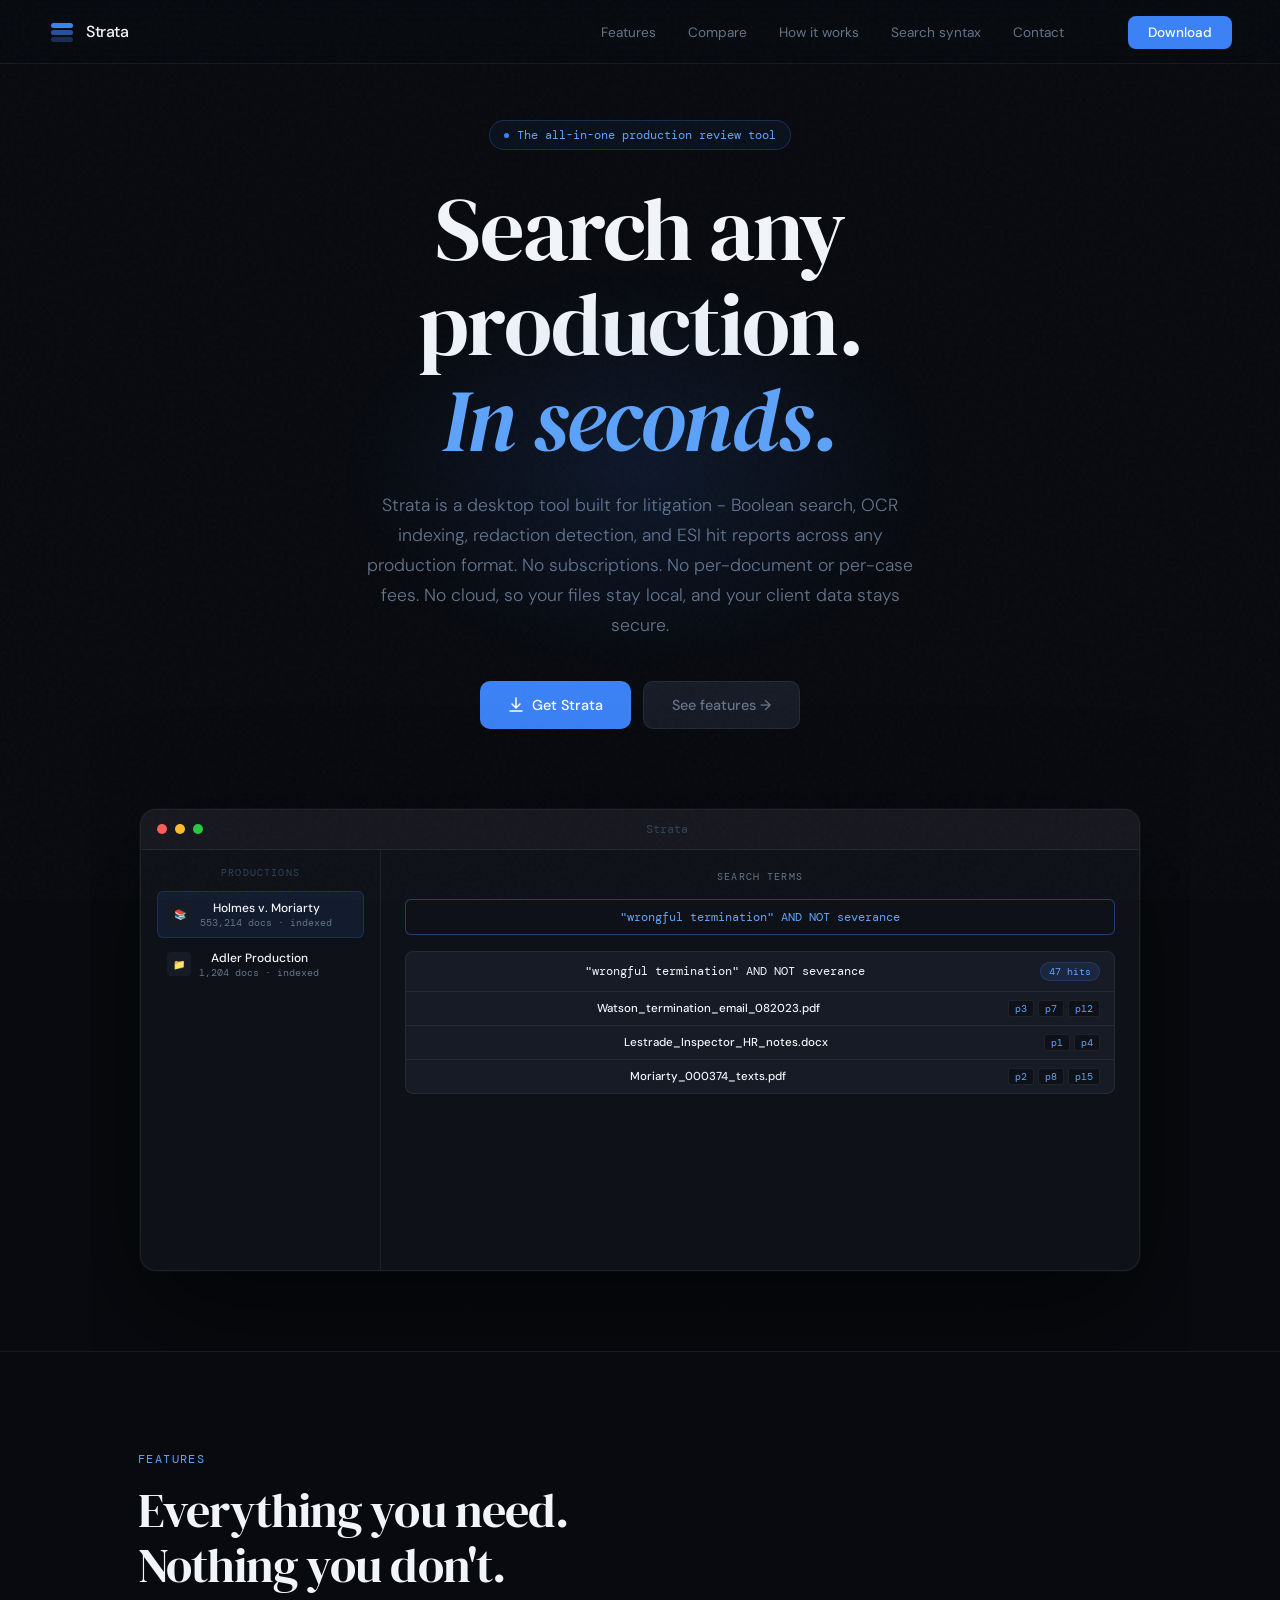
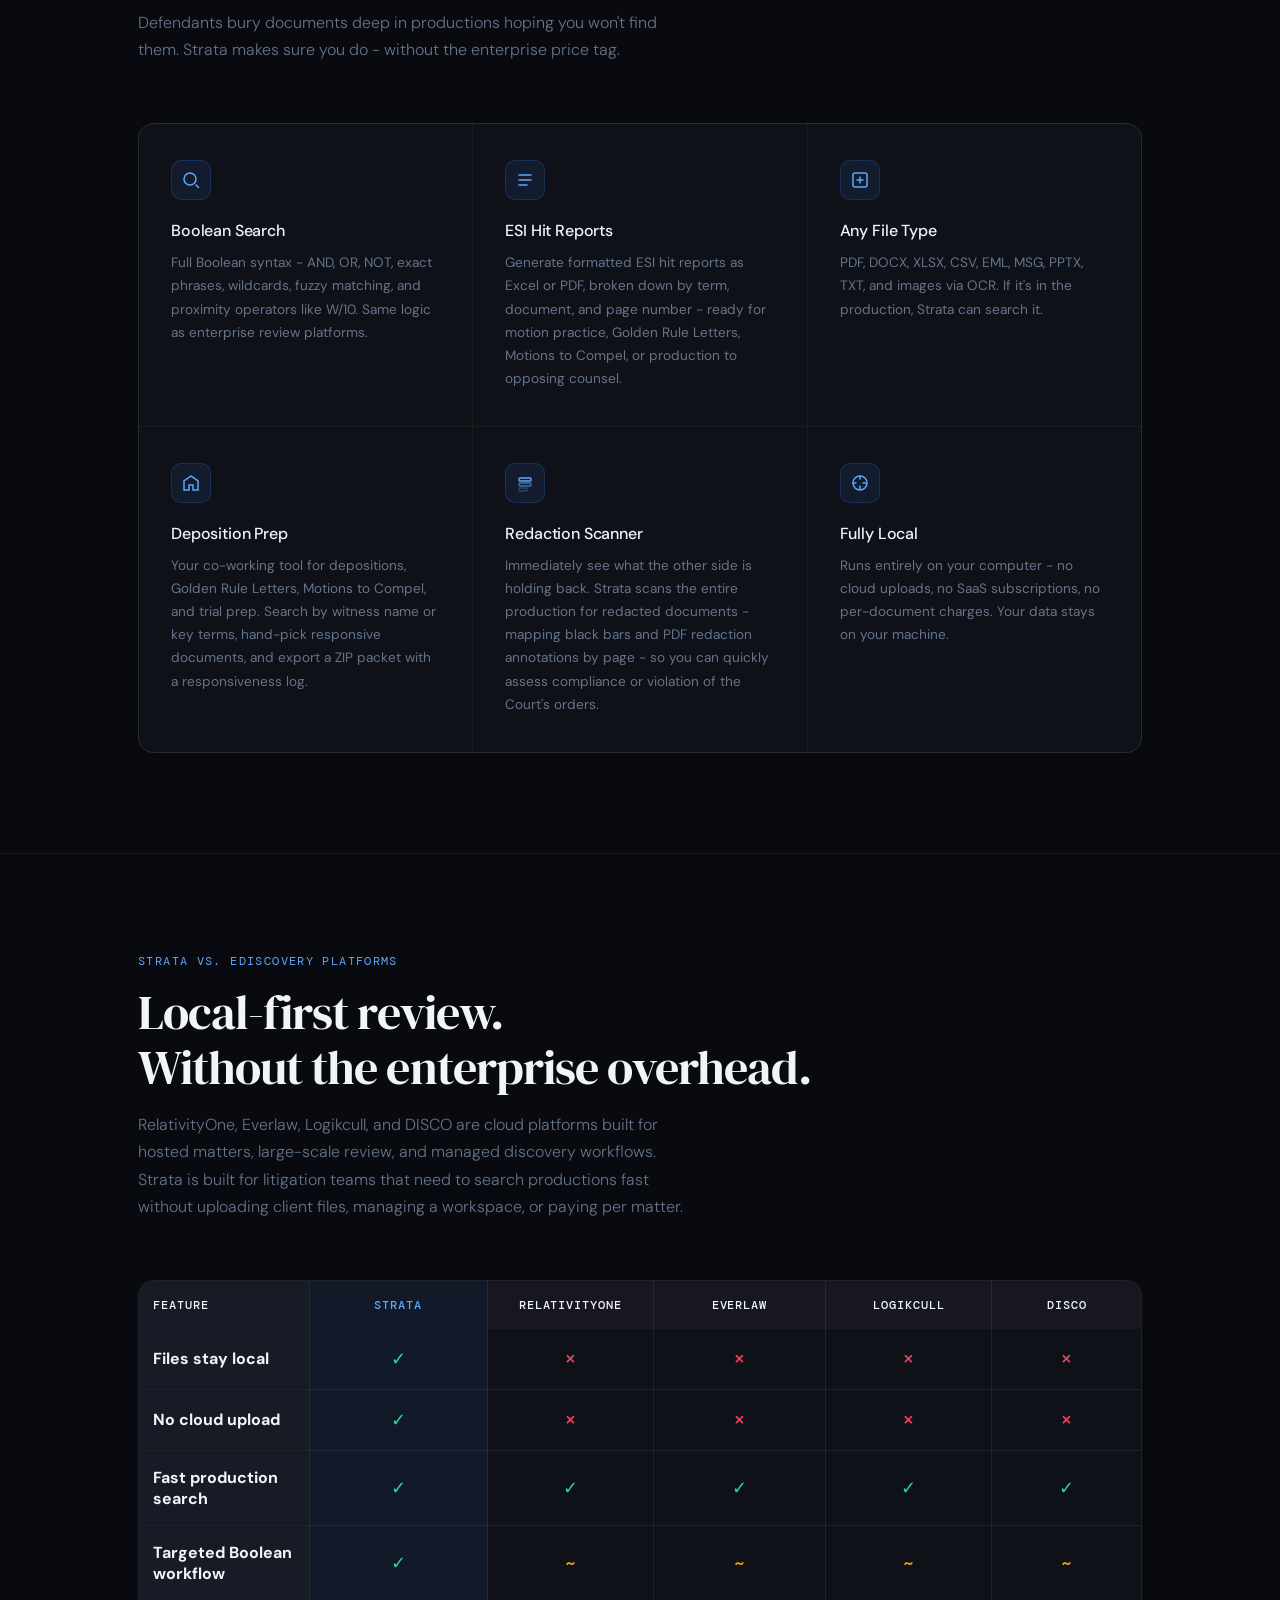
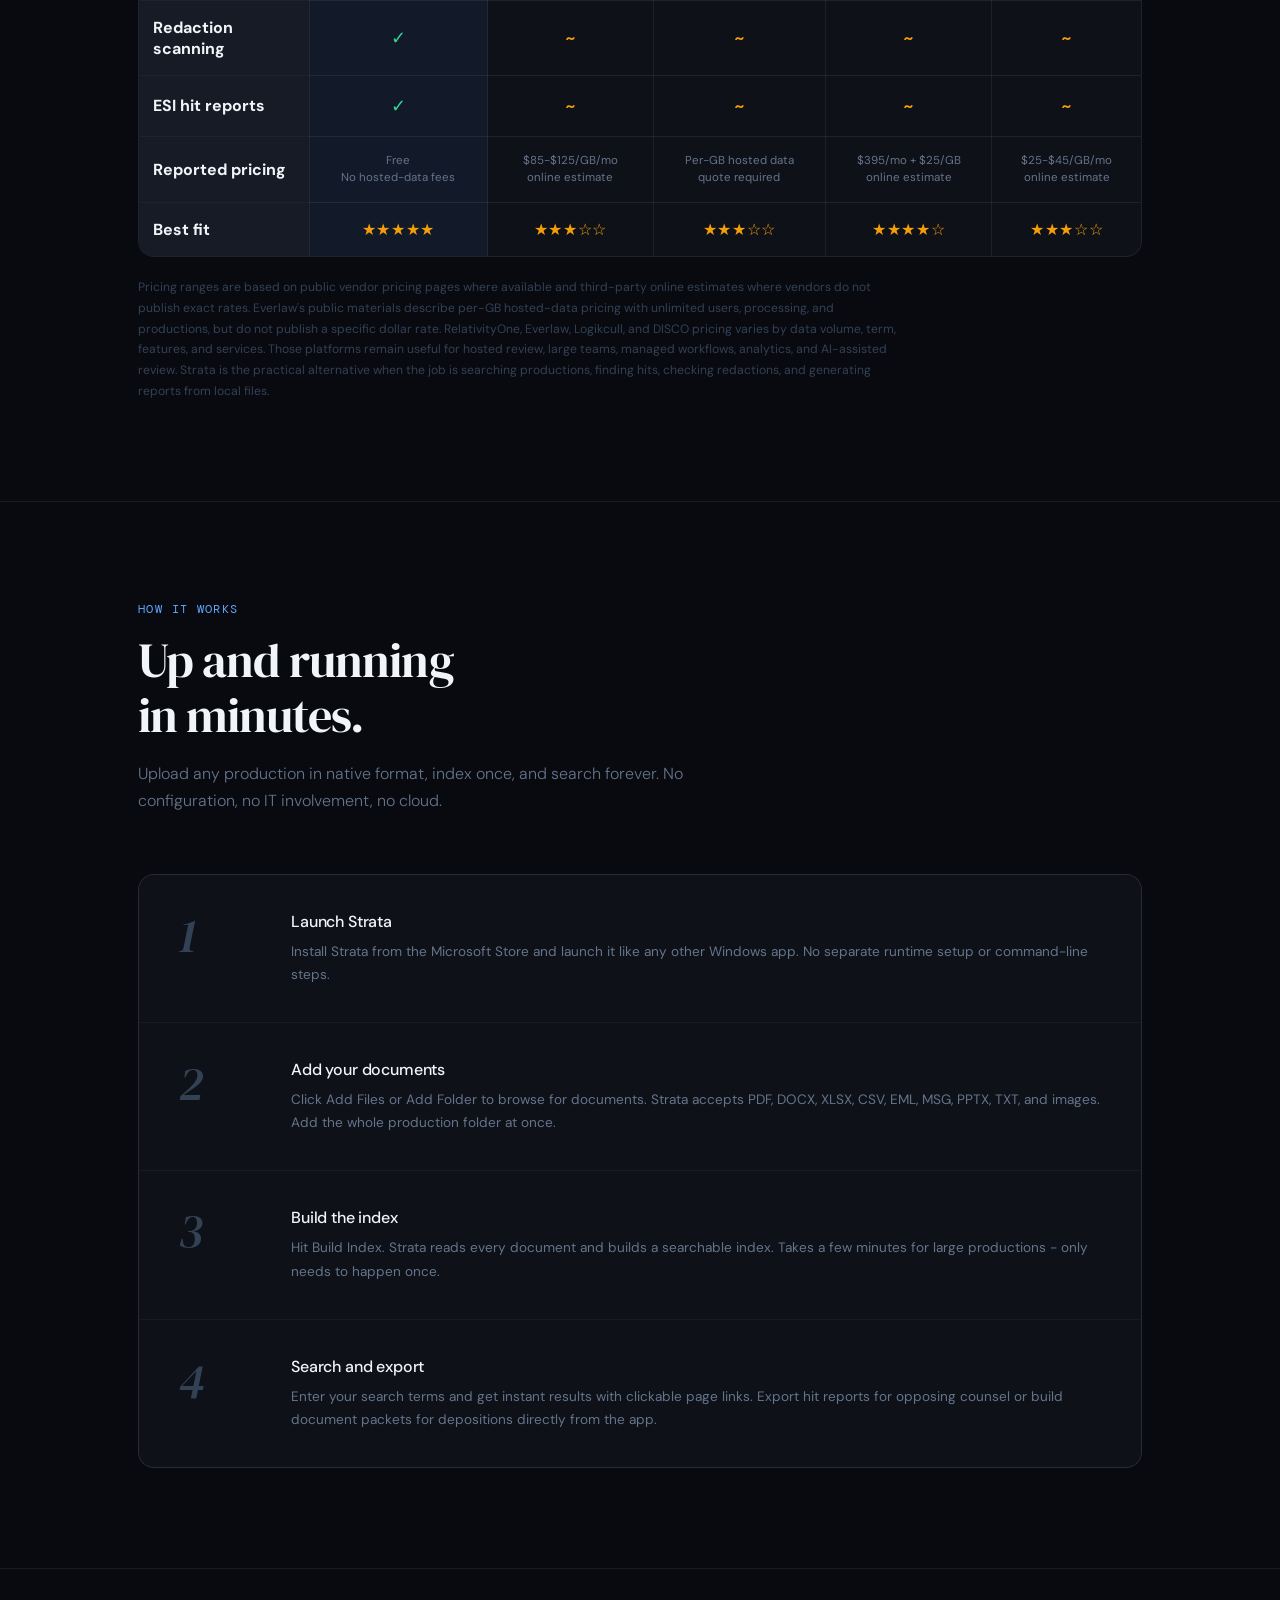
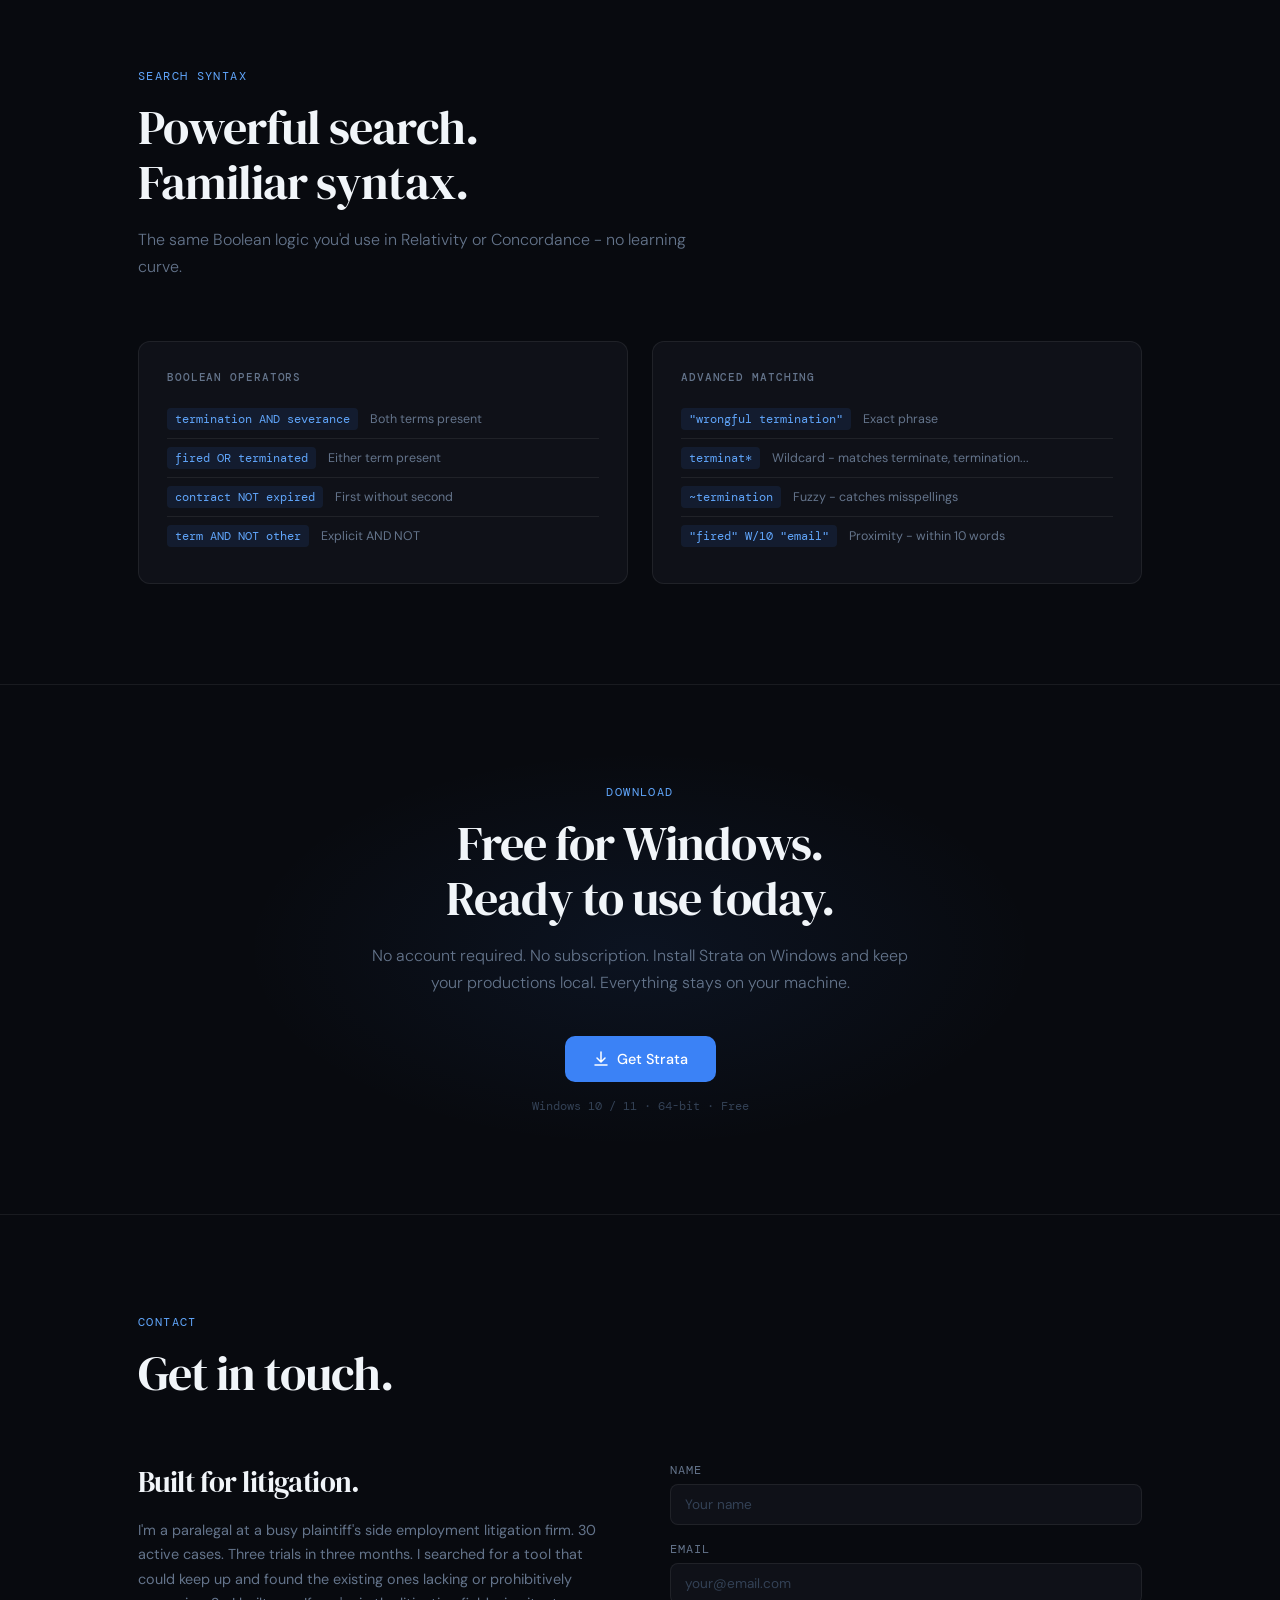
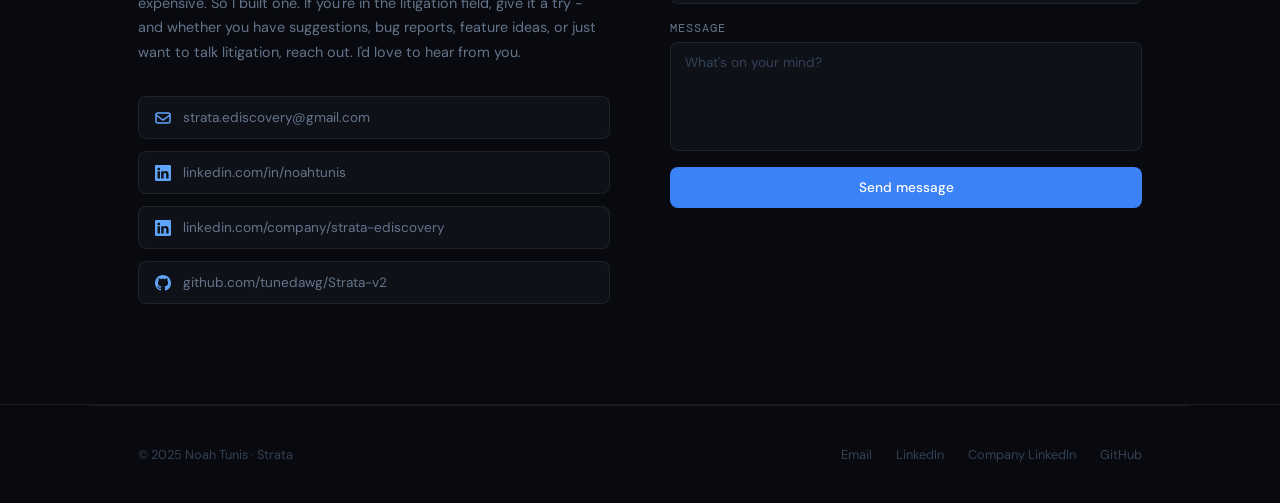
<file: docs/index.html>
﻿<!DOCTYPE html>
<html lang="en">
<head>
<meta charset="UTF-8">
<meta name="viewport" content="width=device-width, initial-scale=1.0">
<title>Strata</title>
<link rel="icon" type="image/svg+xml" href="data:image/svg+xml,%3Csvg xmlns='http://www.w3.org/2000/svg' viewBox='0 0 28 28'%3E%3Crect x='3' y='5' width='22' height='5' rx='2.5' fill='%233b82f6'/%3E%3Crect x='3' y='12' width='22' height='5' rx='2.5' fill='%233b82f6' opacity='0.6'/%3E%3Crect x='3' y='19' width='22' height='5' rx='2.5' fill='%233b82f6' opacity='0.3'/%3E%3C/svg%3E">
<link rel="canonical" href="https://strata-ediscovery.com/">
<meta name="description" content="Strata is a local-first litigation document search tool for Boolean search, OCR indexing, redaction detection, and ESI hit reports.">
<meta property="og:type" content="website">
<meta property="og:site_name" content="Strata">
<meta property="og:url" content="https://strata-ediscovery.com/">
<meta property="og:title" content="Strata">
<meta property="og:description" content="Local-first litigation document search with Boolean search, OCR indexing, redaction detection, and ESI hit reports.">
<meta property="og:image" content="https://strata-ediscovery.com/strata-social-preview.png">
<meta property="og:image:type" content="image/png">
<meta property="og:image:width" content="804">
<meta property="og:image:height" content="564">
<meta property="og:image:alt" content="Strata logo and wordmark on a dark background.">
<meta name="twitter:card" content="summary_large_image">
<meta name="twitter:title" content="Strata">
<meta name="twitter:description" content="Local-first litigation document search with Boolean search, OCR indexing, redaction detection, and ESI hit reports.">
<meta name="twitter:image" content="https://strata-ediscovery.com/strata-social-preview.png">
<meta name="twitter:image:alt" content="Strata logo and wordmark on a dark background.">
<link rel="preconnect" href="https://fonts.googleapis.com">
<link href="https://fonts.googleapis.com/css2?family=DM+Serif+Display:ital@0;1&family=DM+Sans:opsz,wght@9..40,300;9..40,400;9..40,500&family=DM+Mono:wght@400;500&display=swap" rel="stylesheet">
<style>
:root {
  --bg:       #080a0f;
  --surface:  #0f1118;
  --surface2: #161b26;
  --border:   rgba(255,255,255,0.07);
  --blue:     #3b82f6;
  --blue-hi:  #60a5fa;
  --blue-lo:  rgba(59,130,246,0.1);
  --text:     #f1f5f9;
  --text2:    #64748b;
  --text3:    #334155;
  --serif:    'DM Serif Display', Georgia, serif;
  --sans:     'DM Sans', sans-serif;
  --mono:     'DM Mono', monospace;
}

*, *::before, *::after { box-sizing: border-box; margin: 0; padding: 0; }

html { scroll-behavior: smooth; }

body {
  font-family: var(--sans);
  background: var(--bg);
  color: var(--text);
  -webkit-font-smoothing: antialiased;
  overflow-x: hidden;
}

/* ── Noise texture overlay ── */
body::before {
  content: '';
  position: fixed;
  inset: 0;
  background-image: url("data:image/svg+xml,%3Csvg viewBox='0 0 256 256' xmlns='http://www.w3.org/2000/svg'%3E%3Cfilter id='noise'%3E%3CfeTurbulence type='fractalNoise' baseFrequency='0.9' numOctaves='4' stitchTiles='stitch'/%3E%3C/filter%3E%3Crect width='100%25' height='100%25' filter='url(%23noise)' opacity='1'/%3E%3C/svg%3E");
  opacity: 0.025;
  pointer-events: none;
  z-index: 1000;
}

/* ── Nav ── */
nav {
  position: fixed;
  top: 0; left: 0; right: 0;
  z-index: 100;
  display: flex;
  align-items: center;
  padding: 0 48px;
  height: 64px;
  background: rgba(8,10,15,0.8);
  backdrop-filter: blur(20px);
  border-bottom: 1px solid var(--border);
}

.nav-logo {
  display: flex;
  align-items: center;
  gap: 10px;
  text-decoration: none;
}
.nav-logo svg { width: 28px; height: 28px; }
.nav-logo-name {
  font-family: var(--sans);
  font-size: 1rem;
  font-weight: 500;
  color: var(--text);
  letter-spacing: -0.03em;
}

.nav-links {
  display: flex;
  align-items: center;
  gap: 32px;
  margin-left: auto;
  list-style: none;
}
.nav-links a {
  font-size: 0.85rem;
  color: var(--text2);
  text-decoration: none;
  transition: color 0.15s;
}
.nav-links a:hover { color: var(--text); }

.nav-cta {
  margin-left: 32px;
  padding: 8px 20px;
  background: var(--blue);
  color: white !important;
  border-radius: 8px;
  font-weight: 500;
  font-size: 0.85rem !important;
  transition: background 0.15s !important;
}
.nav-cta:hover { background: var(--blue-hi) !important; color: white !important; }

/* ── Hero ── */
.hero {
  min-height: 100vh;
  display: flex;
  flex-direction: column;
  align-items: center;
  justify-content: center;
  text-align: center;
  padding: 120px 48px 80px;
  position: relative;
  overflow: hidden;
}

/* Glow behind hero */
.hero::after {
  content: '';
  position: absolute;
  top: 20%;
  left: 50%;
  transform: translateX(-50%);
  width: 600px;
  height: 400px;
  background: radial-gradient(ellipse, rgba(59,130,246,0.12) 0%, transparent 70%);
  pointer-events: none;
}

.hero-badge {
  display: inline-flex;
  align-items: center;
  gap: 8px;
  padding: 6px 14px;
  border: 1px solid rgba(59,130,246,0.25);
  border-radius: 20px;
  background: rgba(59,130,246,0.06);
  font-size: 0.75rem;
  font-family: var(--mono);
  color: var(--blue-hi);
  margin-bottom: 32px;
  animation: fadeUp 0.6s ease both;
}
.hero-badge::before {
  content: '';
  width: 5px; height: 5px;
  border-radius: 50%;
  background: var(--blue);
  animation: pulse 2s infinite;
}

.hero h1 {
  font-family: var(--serif);
  font-size: clamp(3rem, 7vw, 5.5rem);
  font-weight: 400;
  line-height: 1.08;
  letter-spacing: -0.02em;
  max-width: 820px;
  margin-bottom: 24px;
  animation: fadeUp 0.6s ease 0.1s both;
}

.hero h1 em {
  font-style: italic;
  color: var(--blue-hi);
}

.hero p {
  font-size: 1.1rem;
  color: var(--text2);
  max-width: 560px;
  line-height: 1.7;
  margin-bottom: 40px;
  font-weight: 300;
  animation: fadeUp 0.6s ease 0.2s both;
}

.hero-actions {
  display: flex;
  gap: 12px;
  justify-content: center;
  flex-wrap: wrap;
  animation: fadeUp 0.6s ease 0.3s both;
}

.btn-primary {
  display: inline-flex;
  align-items: center;
  gap: 8px;
  padding: 14px 28px;
  background: var(--blue);
  color: white;
  text-decoration: none;
  border-radius: 10px;
  font-size: 0.9rem;
  font-weight: 500;
  transition: all 0.15s;
}
.btn-primary:hover { background: var(--blue-hi); transform: translateY(-1px); }

.btn-secondary {
  display: inline-flex;
  align-items: center;
  gap: 8px;
  padding: 14px 28px;
  background: var(--surface2);
  color: var(--text2);
  text-decoration: none;
  border-radius: 10px;
  border: 1px solid var(--border);
  font-size: 0.9rem;
  font-weight: 500;
  transition: all 0.15s;
}
.btn-secondary:hover { color: var(--text); border-color: rgba(255,255,255,0.15); }

/* ── App screenshot mock ── */
.hero-visual {
  margin-top: 80px;
  width: 100%;
  max-width: 1000px;
  animation: fadeUp 0.8s ease 0.4s both;
  position: relative;
}
.screen-frame {
  background: var(--surface);
  border: 1px solid var(--border);
  border-radius: 16px;
  overflow: hidden;
  box-shadow: 0 40px 120px rgba(0,0,0,0.6), 0 0 0 1px rgba(255,255,255,0.04);
}
.screen-titlebar {
  display: flex;
  align-items: center;
  gap: 8px;
  padding: 12px 16px;
  background: rgba(255,255,255,0.03);
  border-bottom: 1px solid var(--border);
}
.screen-dot { width: 10px; height: 10px; border-radius: 50%; }
.screen-dot.r { background: #ff5f57; }
.screen-dot.y { background: #febc2e; }
.screen-dot.g { background: #28c840; }
.screen-title {
  margin: 0 auto;
  font-size: 0.72rem;
  font-family: var(--mono);
  color: var(--text3);
}
.screen-body {
  display: grid;
  grid-template-columns: 240px 1fr;
  min-height: 420px;
}
.screen-sidebar {
  background: var(--surface);
  border-right: 1px solid var(--border);
  padding: 16px;
}
.screen-sidebar-label {
  font-size: 0.6rem;
  font-family: var(--mono);
  color: var(--text3);
  text-transform: uppercase;
  letter-spacing: 0.12em;
  margin-bottom: 12px;
}
.screen-ds-item {
  display: flex;
  align-items: center;
  gap: 8px;
  padding: 8px 10px;
  border-radius: 6px;
  margin-bottom: 4px;
}
.screen-ds-item.active {
  background: rgba(59,130,246,0.1);
  border: 1px solid rgba(59,130,246,0.2);
}
.screen-ds-icon {
  width: 24px; height: 24px;
  border-radius: 4px;
  background: var(--surface2);
  display: flex; align-items: center; justify-content: center;
  font-size: 10px;
}
.screen-ds-name { font-size: 0.75rem; font-weight: 500; color: var(--text); }
.screen-ds-meta { font-size: 0.6rem; color: var(--text2); font-family: var(--mono); }
.screen-main {
  padding: 20px 24px;
  display: flex;
  flex-direction: column;
  gap: 16px;
}
.screen-search-label {
  font-size: 0.6rem;
  font-family: var(--mono);
  color: var(--text2);
  text-transform: uppercase;
  letter-spacing: 0.12em;
}
.screen-search-input {
  padding: 9px 14px;
  background: var(--surface);
  border: 1px solid rgba(59,130,246,0.4);
  border-radius: 6px;
  font-family: var(--mono);
  font-size: 0.78rem;
  color: var(--blue-hi);
}
.screen-result {
  background: var(--surface2);
  border: 1px solid var(--border);
  border-radius: 8px;
  overflow: hidden;
}
.screen-result-header {
  display: flex;
  align-items: center;
  gap: 10px;
  padding: 10px 14px;
  border-bottom: 1px solid var(--border);
}
.screen-result-term { font-family: var(--mono); font-size: 0.75rem; color: var(--text); flex: 1; }
.screen-result-badge {
  font-family: var(--mono);
  font-size: 0.65rem;
  padding: 2px 8px;
  border-radius: 20px;
  background: rgba(59,130,246,0.12);
  color: var(--blue-hi);
  border: 1px solid rgba(59,130,246,0.2);
}
.screen-result-row {
  display: flex;
  align-items: center;
  gap: 12px;
  padding: 8px 14px;
  border-bottom: 1px solid var(--border);
  font-size: 0.72rem;
}
.screen-result-row:last-child { border-bottom: none; }
.screen-file { color: var(--text); font-weight: 500; flex: 1; }
.screen-chunks { display: flex; gap: 4px; flex-wrap: wrap; }
.screen-chunk {
  padding: 1px 6px;
  background: var(--surface);
  border: 1px solid var(--border);
  border-radius: 3px;
  font-family: var(--mono);
  font-size: 0.65rem;
  color: var(--blue-hi);
}

/* ── Sections ── */
section {
  padding: 100px 48px;
  max-width: 1100px;
  margin: 0 auto;
}

.section-label {
  font-size: 0.72rem;
  font-family: var(--mono);
  color: var(--blue-hi);
  text-transform: uppercase;
  letter-spacing: 0.12em;
  margin-bottom: 16px;
}

.section-title {
  font-family: var(--serif);
  font-size: clamp(2rem, 4vw, 3rem);
  font-weight: 400;
  line-height: 1.15;
  letter-spacing: -0.02em;
  margin-bottom: 16px;
}

.section-sub {
  font-size: 1rem;
  color: var(--text2);
  line-height: 1.7;
  max-width: 560px;
  font-weight: 300;
}

/* ── Features ── */
.features-grid {
  display: grid;
  grid-template-columns: repeat(3, 1fr);
  gap: 1px;
  background: var(--border);
  border: 1px solid var(--border);
  border-radius: 16px;
  overflow: hidden;
  margin-top: 60px;
}

.feature-card {
  background: var(--surface);
  padding: 36px 32px;
  transition: background 0.2s;
}
.feature-card:hover { background: var(--surface2); }

.feature-icon {
  width: 40px; height: 40px;
  border-radius: 10px;
  background: var(--blue-lo);
  border: 1px solid rgba(59,130,246,0.2);
  display: flex; align-items: center; justify-content: center;
  margin-bottom: 20px;
}
.feature-icon svg { width: 18px; height: 18px; color: var(--blue-hi); }

.feature-title {
  font-size: 1rem;
  font-weight: 500;
  margin-bottom: 10px;
  letter-spacing: -0.01em;
}

.feature-desc {
  font-size: 0.85rem;
  color: var(--text2);
  line-height: 1.7;
}

/* ── Comparison ── */
.comparison-table-wrap {
  margin-top: 60px;
  overflow-x: auto;
  border: 1px solid var(--border);
  border-radius: 16px;
  background: var(--surface);
}

.comparison-table {
  width: 100%;
  min-width: 800px;
  border-collapse: collapse;
}

.comparison-table th,
.comparison-table td {
  border-right: 1px solid var(--border);
  border-bottom: 1px solid var(--border);
  padding: 16px 14px;
  text-align: center;
  vertical-align: middle;
}

.comparison-table th:last-child,
.comparison-table td:last-child {
  border-right: none;
}

.comparison-table tr:last-child td,
.comparison-table tr:last-child th {
  border-bottom: none;
}

.comparison-table thead th {
  background: rgba(255,255,255,0.03);
  color: var(--text);
  font-size: 0.76rem;
  font-family: var(--mono);
  font-weight: 500;
  letter-spacing: 0.08em;
  text-transform: uppercase;
}

.comparison-table .feature-head,
.comparison-table .feature-cell {
  position: sticky;
  left: 0;
  z-index: 2;
  width: 170px;
  min-width: 170px;
  text-align: left;
  background: var(--surface2);
  color: var(--text);
}

.comparison-table .feature-head {
  z-index: 5;
}

.comparison-table .strata-col {
  background: rgba(59,130,246,0.07);
}

.comparison-table .strata-name {
  color: var(--blue-hi);
}

.comparison-icon {
  display: inline-flex;
  align-items: center;
  justify-content: center;
  width: 28px;
  height: 28px;
  font-family: var(--mono);
  font-size: 1.15rem;
  font-weight: 500;
}

.comparison-icon.yes {
  color: #34d399;
}

.comparison-icon.no {
  color: #f43f5e;
}

.comparison-icon.partial {
  color: #f59e0b;
}

.comparison-price {
  display: block;
  font-size: 0.72rem;
  color: var(--text2);
  line-height: 1.45;
}

.comparison-rating {
  color: #f59e0b;
  font-size: 1rem;
  letter-spacing: 0.04em;
}

.comparison-note {
  margin-top: 20px;
  font-size: 0.76rem;
  color: var(--text3);
  line-height: 1.7;
  max-width: 760px;
}

/* ── How it works ── */
.steps {
  display: flex;
  flex-direction: column;
  gap: 1px;
  background: var(--border);
  border: 1px solid var(--border);
  border-radius: 16px;
  overflow: hidden;
  margin-top: 60px;
}

.step {
  display: grid;
  grid-template-columns: 80px 1fr;
  align-items: start;
  background: var(--surface);
  padding: 36px 40px;
  gap: 32px;
  transition: background 0.2s;
}
.step:hover { background: var(--surface2); }

.step-num {
  font-family: var(--serif);
  font-size: 3rem;
  color: var(--text3);
  line-height: 1;
  font-style: italic;
}

.step-content h3 {
  font-size: 1rem;
  font-weight: 500;
  margin-bottom: 8px;
  letter-spacing: -0.01em;
}
.step-content p {
  font-size: 0.85rem;
  color: var(--text2);
  line-height: 1.7;
}

/* ── Syntax section ── */
.syntax-grid {
  display: grid;
  grid-template-columns: 1fr 1fr;
  gap: 24px;
  margin-top: 60px;
}

.syntax-card {
  background: var(--surface);
  border: 1px solid var(--border);
  border-radius: 12px;
  padding: 28px;
}
.syntax-card h3 {
  font-size: 0.85rem;
  font-weight: 500;
  color: var(--text2);
  margin-bottom: 16px;
  font-family: var(--mono);
  text-transform: uppercase;
  letter-spacing: 0.08em;
  font-size: 0.7rem;
}
.syntax-row {
  display: flex;
  align-items: center;
  gap: 12px;
  padding: 8px 0;
  border-bottom: 1px solid var(--border);
}
.syntax-row:last-child { border-bottom: none; }
.syntax-code {
  font-family: var(--mono);
  font-size: 0.78rem;
  color: var(--blue-hi);
  background: var(--blue-lo);
  padding: 3px 8px;
  border-radius: 4px;
  white-space: nowrap;
}
.syntax-desc {
  font-size: 0.78rem;
  color: var(--text2);
}

/* ── CTA section ── */
.cta-section {
  text-align: center;
  padding: 100px 48px;
  position: relative;
  overflow: hidden;
}
.cta-section::before {
  content: '';
  position: absolute;
  top: 50%; left: 50%;
  transform: translate(-50%, -50%);
  width: 800px; height: 400px;
  background: radial-gradient(ellipse, rgba(59,130,246,0.08) 0%, transparent 70%);
  pointer-events: none;
}
.cta-section .section-title { max-width: 600px; margin: 0 auto 16px; }
.cta-section .section-sub { margin: 0 auto 40px; }
.cta-os-note {
  margin-top: 16px;
  font-size: 0.75rem;
  font-family: var(--mono);
  color: var(--text3);
}

/* ── Contact ── */
.contact-grid {
  display: grid;
  grid-template-columns: 1fr 1fr;
  gap: 60px;
  align-items: start;
  margin-top: 60px;
}

.contact-info h3 {
  font-family: var(--serif);
  font-size: 1.8rem;
  font-weight: 400;
  margin-bottom: 16px;
  letter-spacing: -0.02em;
}
.contact-info p {
  font-size: 0.9rem;
  color: var(--text2);
  line-height: 1.7;
  margin-bottom: 32px;
}

.contact-links {
  display: flex;
  flex-direction: column;
  gap: 12px;
}
.contact-link {
  display: flex;
  align-items: center;
  gap: 12px;
  text-decoration: none;
  color: var(--text2);
  font-size: 0.85rem;
  transition: color 0.15s;
  padding: 12px 16px;
  border: 1px solid var(--border);
  border-radius: 8px;
  background: var(--surface);
}
.contact-link:hover { color: var(--text); border-color: rgba(255,255,255,0.15); }
.contact-link svg { width: 16px; height: 16px; flex-shrink: 0; color: var(--blue-hi); }

.contact-form {
  display: flex;
  flex-direction: column;
  gap: 16px;
}

.form-group {
  display: flex;
  flex-direction: column;
  gap: 6px;
}
.form-group label {
  font-size: 0.75rem;
  font-family: var(--mono);
  color: var(--text2);
  text-transform: uppercase;
  letter-spacing: 0.08em;
}
.form-group input,
.form-group textarea {
  padding: 11px 14px;
  background: var(--surface);
  border: 1px solid var(--border);
  border-radius: 8px;
  color: var(--text);
  font-size: 0.85rem;
  font-family: var(--sans);
  transition: border-color 0.15s;
  outline: none;
  resize: none;
}
.form-group input::placeholder,
.form-group textarea::placeholder { color: var(--text3); }
.form-group input:focus,
.form-group textarea:focus { border-color: var(--blue); }

.form-submit {
  display: flex;
  align-items: center;
  justify-content: center;
  gap: 8px;
  padding: 12px 24px;
  background: var(--blue);
  color: white;
  border: none;
  border-radius: 8px;
  font-size: 0.85rem;
  font-weight: 500;
  font-family: var(--sans);
  cursor: pointer;
  transition: background 0.15s;
  width: 100%;
}
.form-submit:hover { background: var(--blue-hi); }
.form-submit:disabled { opacity: 0.5; cursor: not-allowed; }

.form-success {
  display: none;
  text-align: center;
  padding: 32px;
  color: #34d399;
  font-size: 0.9rem;
}

/* ── Footer ── */
footer {
  border-top: 1px solid var(--border);
  padding: 40px 48px;
  display: flex;
  align-items: center;
  justify-content: space-between;
  max-width: 1100px;
  margin: 0 auto;
  font-size: 0.8rem;
  color: var(--text3);
}
footer a { color: var(--text3); text-decoration: none; }
footer a:hover { color: var(--text2); }

/* ── Divider ── */
.full-divider {
  height: 1px;
  background: var(--border);
}

/* ── Animations ── */
@keyframes fadeUp {
  from { opacity: 0; transform: translateY(20px); }
  to   { opacity: 1; transform: translateY(0); }
}
@keyframes pulse {
  0%,100% { opacity: 1; }
  50% { opacity: 0.3; }
}

.reveal {
  opacity: 0;
  transform: translateY(24px);
  transition: opacity 0.6s ease, transform 0.6s ease;
}
.reveal.visible {
  opacity: 1;
  transform: translateY(0);
}

/* ── Responsive ── */
@media (max-width: 768px) {
  nav { padding: 0 24px; }
  .nav-links { display: none; }
  section { padding: 60px 24px; }
  .hero { padding: 100px 24px 60px; }
  .hero-visual { margin-top: 56px; }
  .screen-body { grid-template-columns: 1fr; min-height: 0; }
  .screen-sidebar {
    border-right: none;
    border-bottom: 1px solid var(--border);
    padding: 14px;
  }
  .screen-main { padding: 16px; }
  .screen-result-row {
    flex-direction: column;
    align-items: flex-start;
    gap: 8px;
  }
  .screen-file,
  .screen-chunks { width: 100%; }
  .features-grid { grid-template-columns: 1fr; }
  .comparison-table th,
  .comparison-table td { padding: 16px 14px; }
  .comparison-table .feature-head,
  .comparison-table .feature-cell {
    width: 140px;
    min-width: 140px;
  }
  .syntax-grid { grid-template-columns: 1fr; }
  .contact-grid { grid-template-columns: 1fr; gap: 40px; }
  .step { grid-template-columns: 1fr; gap: 8px; }
  .step-num { font-size: 2rem; }
  footer { flex-direction: column; gap: 12px; text-align: center; }
}
</style>
</head>
<body>

<!-- Nav -->
<nav>
  <a href="#" class="nav-logo">
    <svg viewBox="0 0 28 28" fill="none">
      <rect x="3" y="5"  width="22" height="5" rx="2.5" fill="#3b82f6" opacity="1"/>
      <rect x="3" y="12" width="22" height="5" rx="2.5" fill="#3b82f6" opacity="0.6"/>
      <rect x="3" y="19" width="22" height="5" rx="2.5" fill="#3b82f6" opacity="0.3"/>
    </svg>
    <span class="nav-logo-name">Strata</span>
  </a>
  <ul class="nav-links">
    <li><a href="#features">Features</a></li>
    <li><a href="#comparison">Compare</a></li>
    <li><a href="#how-it-works">How it works</a></li>
    <li><a href="#syntax">Search syntax</a></li>
    <li><a href="#contact">Contact</a></li>
    <li><a href="https://apps.microsoft.com/detail/9N5QQBJLCB9J?hl=en-us&gl=US&ocid=pdpshare" class="nav-cta">Download</a></li>
  </ul>
</nav>

<!-- Hero -->
<section class="hero">
  <div class="hero-badge">The all-in-one production review tool</div>
  <h1>Search any production.<br><em>In seconds.</em></h1>
  <p>Strata is a desktop tool built for litigation - Boolean search, OCR indexing, redaction detection, and ESI hit reports across any production format. No subscriptions. No per-document or per-case fees. No cloud, so your files stay local, and your client data stays secure.</p>
  <div class="hero-actions">
    <a href="https://apps.microsoft.com/detail/9N5QQBJLCB9J?hl=en-us&gl=US&ocid=pdpshare" class="btn-primary">
      <svg width="16" height="16" viewBox="0 0 16 16" fill="none"><path d="M8 1v9M4 7l4 4 4-4M2 14h12" stroke="currentColor" stroke-width="1.5" stroke-linecap="round" stroke-linejoin="round"/></svg>
      Get Strata
    </a>
    <a href="#features" class="btn-secondary">See features &rarr;</a>
  </div>

  <!-- App mock -->
  <div class="hero-visual">
    <div class="screen-frame">
      <div class="screen-titlebar">
        <div class="screen-dot r"></div>
        <div class="screen-dot y"></div>
        <div class="screen-dot g"></div>
        <span class="screen-title">Strata</span>
      </div>
      <div class="screen-body">
        <div class="screen-sidebar">
          <div class="screen-sidebar-label">Productions</div>
          <div class="screen-ds-item active">
            <div class="screen-ds-icon">📚</div>
            <div>
              <div class="screen-ds-name">Holmes v. Moriarty</div>
              <div class="screen-ds-meta">553,214 docs &middot; indexed</div>
            </div>
          </div>
          <div class="screen-ds-item">
            <div class="screen-ds-icon">📁</div>
            <div>
              <div class="screen-ds-name">Adler Production</div>
              <div class="screen-ds-meta">1,204 docs &middot; indexed</div>
            </div>
          </div>
        </div>
        <div class="screen-main">
          <div class="screen-search-label">Search Terms</div>
          <div class="screen-search-input">"wrongful termination" AND NOT severance</div>
          <div class="screen-result">
            <div class="screen-result-header">
              <span class="screen-result-term">"wrongful termination" AND NOT severance</span>
              <span class="screen-result-badge">47 hits</span>
            </div>
            <div class="screen-result-row">
              <span class="screen-file">Watson_termination_email_082023.pdf</span>
              <div class="screen-chunks">
                <span class="screen-chunk">p3</span>
                <span class="screen-chunk">p7</span>
                <span class="screen-chunk">p12</span>
              </div>
            </div>
            <div class="screen-result-row">
              <span class="screen-file">Lestrade_Inspector_HR_notes.docx</span>
              <div class="screen-chunks">
                <span class="screen-chunk">p1</span>
                <span class="screen-chunk">p4</span>
              </div>
            </div>
            <div class="screen-result-row">
              <span class="screen-file">Moriarty_000374_texts.pdf</span>
              <div class="screen-chunks">
                <span class="screen-chunk">p2</span>
                <span class="screen-chunk">p8</span>
                <span class="screen-chunk">p15</span>
              </div>
            </div>
          </div>
        </div>
      </div>
    </div>
  </div>
</section>

<div class="full-divider"></div>

<!-- Features -->
<section id="features">
  <div class="reveal">
    <div class="section-label">Features</div>
    <h2 class="section-title">Everything you need.<br>Nothing you don't.</h2>
    <p class="section-sub">Defendants bury documents deep in productions hoping you won't find them. Strata makes sure you do - without the enterprise price tag.</p>
  </div>

  <div class="features-grid reveal">
    <div class="feature-card">
      <div class="feature-icon">
        <svg viewBox="0 0 18 18" fill="none" stroke="currentColor" stroke-width="1.5" stroke-linecap="round">
          <circle cx="8" cy="8" r="6"/><path d="m14 14 2.5 2.5"/>
        </svg>
      </div>
      <div class="feature-title">Boolean Search</div>
      <p class="feature-desc">Full Boolean syntax - AND, OR, NOT, exact phrases, wildcards, fuzzy matching, and proximity operators like W/10. Same logic as enterprise review platforms.</p>
    </div>
    <div class="feature-card">
      <div class="feature-icon">
        <svg viewBox="0 0 18 18" fill="none" stroke="currentColor" stroke-width="1.5" stroke-linecap="round">
          <path d="M3 4h12M3 9h12M3 14h8"/>
        </svg>
      </div>
      <div class="feature-title">ESI Hit Reports</div>
      <p class="feature-desc">Generate formatted ESI hit reports as Excel or PDF, broken down by term, document, and page number - ready for motion practice, Golden Rule Letters, Motions to Compel, or production to opposing counsel.</p>
    </div>
    <div class="feature-card">
      <div class="feature-icon">
        <svg viewBox="0 0 18 18" fill="none" stroke="currentColor" stroke-width="1.5" stroke-linecap="round">
          <rect x="2" y="2" width="14" height="14" rx="2"/><path d="M6 9h6M9 6v6"/>
        </svg>
      </div>
      <div class="feature-title">Any File Type</div>
      <p class="feature-desc">PDF, DOCX, XLSX, CSV, EML, MSG, PPTX, TXT, and images via OCR. If it's in the production, Strata can search it.</p>
    </div>
    <div class="feature-card">
      <div class="feature-icon">
        <svg viewBox="0 0 18 18" fill="none" stroke="currentColor" stroke-width="1.5" stroke-linecap="round">
          <path d="M9 2L2 7v9h5v-5h4v5h5V7z"/>
        </svg>
      </div>
      <div class="feature-title">Deposition Prep</div>
      <p class="feature-desc">Your co-working tool for depositions, Golden Rule Letters, Motions to Compel, and trial prep. Search by witness name or key terms, hand-pick responsive documents, and export a ZIP packet with a responsiveness log.</p>
    </div>
    <div class="feature-card">
      <div class="feature-icon">
        <svg viewBox="0 0 18 18" fill="none" stroke="currentColor" stroke-width="1.5" stroke-linecap="round">
          <rect x="3" y="4" width="12" height="3" rx="1"/><rect x="3" y="9" width="12" height="3" rx="1" opacity="0.6"/><rect x="3" y="14" width="8" height="3" rx="1" opacity="0.3"/>
        </svg>
      </div>
      <div class="feature-title">Redaction Scanner</div>
      <p class="feature-desc">Immediately see what the other side is holding back. Strata scans the entire production for redacted documents - mapping black bars and PDF redaction annotations by page - so you can quickly assess compliance or violation of the Court's orders.</p>
    </div>
    <div class="feature-card">
      <div class="feature-icon">
        <svg viewBox="0 0 18 18" fill="none" stroke="currentColor" stroke-width="1.5" stroke-linecap="round">
          <path d="M2 9a7 7 0 1 0 14 0A7 7 0 0 0 2 9z"/><path d="M2 9h3m10 0h-3M9 2v3m0 10v-3"/>
        </svg>
      </div>
      <div class="feature-title">Fully Local</div>
      <p class="feature-desc">Runs entirely on your computer - no cloud uploads, no SaaS subscriptions, no per-document charges. Your data stays on your machine.</p>
    </div>
  </div>
</section>

<div class="full-divider"></div>

<!-- Comparison -->
<section id="comparison">
  <div class="reveal">
    <div class="section-label">Strata vs. eDiscovery platforms</div>
    <h2 class="section-title">Local-first review.<br>Without the enterprise overhead.</h2>
    <p class="section-sub">RelativityOne, Everlaw, Logikcull, and DISCO are cloud platforms built for hosted matters, large-scale review, and managed discovery workflows. Strata is built for litigation teams that need to search productions fast without uploading client files, managing a workspace, or paying per matter.</p>
  </div>

  <div class="comparison-table-wrap reveal">
    <table class="comparison-table">
      <thead>
        <tr>
          <th class="feature-head">Feature</th>
          <th class="strata-col"><span class="strata-name">Strata</span></th>
          <th>RelativityOne</th>
          <th>Everlaw</th>
          <th>Logikcull</th>
          <th>DISCO</th>
        </tr>
      </thead>
      <tbody>
        <tr>
          <th class="feature-cell">Files stay local</th>
          <td class="strata-col"><span class="comparison-icon yes">✓</span></td>
          <td><span class="comparison-icon no">×</span></td>
          <td><span class="comparison-icon no">×</span></td>
          <td><span class="comparison-icon no">×</span></td>
          <td><span class="comparison-icon no">×</span></td>
        </tr>
        <tr>
          <th class="feature-cell">No cloud upload</th>
          <td class="strata-col"><span class="comparison-icon yes">✓</span></td>
          <td><span class="comparison-icon no">×</span></td>
          <td><span class="comparison-icon no">×</span></td>
          <td><span class="comparison-icon no">×</span></td>
          <td><span class="comparison-icon no">×</span></td>
        </tr>
        <tr>
          <th class="feature-cell">Fast production search</th>
          <td class="strata-col"><span class="comparison-icon yes">✓</span></td>
          <td><span class="comparison-icon yes">✓</span></td>
          <td><span class="comparison-icon yes">✓</span></td>
          <td><span class="comparison-icon yes">✓</span></td>
          <td><span class="comparison-icon yes">✓</span></td>
        </tr>
        <tr>
          <th class="feature-cell">Targeted Boolean workflow</th>
          <td class="strata-col"><span class="comparison-icon yes">✓</span></td>
          <td><span class="comparison-icon partial">~</span></td>
          <td><span class="comparison-icon partial">~</span></td>
          <td><span class="comparison-icon partial">~</span></td>
          <td><span class="comparison-icon partial">~</span></td>
        </tr>
        <tr>
          <th class="feature-cell">Redaction scanning</th>
          <td class="strata-col"><span class="comparison-icon yes">✓</span></td>
          <td><span class="comparison-icon partial">~</span></td>
          <td><span class="comparison-icon partial">~</span></td>
          <td><span class="comparison-icon partial">~</span></td>
          <td><span class="comparison-icon partial">~</span></td>
        </tr>
        <tr>
          <th class="feature-cell">ESI hit reports</th>
          <td class="strata-col"><span class="comparison-icon yes">✓</span></td>
          <td><span class="comparison-icon partial">~</span></td>
          <td><span class="comparison-icon partial">~</span></td>
          <td><span class="comparison-icon partial">~</span></td>
          <td><span class="comparison-icon partial">~</span></td>
        </tr>
        <tr>
          <th class="feature-cell">Reported pricing</th>
          <td class="strata-col"><span class="comparison-price">Free<br>No hosted-data fees</span></td>
          <td><span class="comparison-price">$85-$125/GB/mo<br>online estimate</span></td>
          <td><span class="comparison-price">Per-GB hosted data<br>quote required</span></td>
          <td><span class="comparison-price">$395/mo + $25/GB<br>online estimate</span></td>
          <td><span class="comparison-price">$25-$45/GB/mo<br>online estimate</span></td>
        </tr>
        <tr>
          <th class="feature-cell">Best fit</th>
          <td class="strata-col"><span class="comparison-rating">★★★★★</span></td>
          <td><span class="comparison-rating">★★★☆☆</span></td>
          <td><span class="comparison-rating">★★★☆☆</span></td>
          <td><span class="comparison-rating">★★★★☆</span></td>
          <td><span class="comparison-rating">★★★☆☆</span></td>
        </tr>
      </tbody>
    </table>
  </div>
  <p class="comparison-note reveal">Pricing ranges are based on public vendor pricing pages where available and third-party online estimates where vendors do not publish exact rates. Everlaw's public materials describe per-GB hosted-data pricing with unlimited users, processing, and productions, but do not publish a specific dollar rate. RelativityOne, Everlaw, Logikcull, and DISCO pricing varies by data volume, term, features, and services. Those platforms remain useful for hosted review, large teams, managed workflows, analytics, and AI-assisted review. Strata is the practical alternative when the job is searching productions, finding hits, checking redactions, and generating reports from local files.</p>
</section>

<div class="full-divider"></div>

<!-- How it works -->
<section id="how-it-works">
  <div class="reveal">
    <div class="section-label">How it works</div>
    <h2 class="section-title">Up and running<br>in minutes.</h2>
    <p class="section-sub">Upload any production in native format, index once, and search forever. No configuration, no IT involvement, no cloud.</p>
  </div>

  <div class="steps reveal">
    <div class="step">
      <div class="step-num">1</div>
      <div class="step-content">
        <h3>Launch Strata</h3>
        <p>Install Strata from the Microsoft Store and launch it like any other Windows app. No separate runtime setup or command-line steps.</p>
      </div>
    </div>
    <div class="step">
      <div class="step-num">2</div>
      <div class="step-content">
        <h3>Add your documents</h3>
        <p>Click Add Files or Add Folder to browse for documents. Strata accepts PDF, DOCX, XLSX, CSV, EML, MSG, PPTX, TXT, and images. Add the whole production folder at once.</p>
      </div>
    </div>
    <div class="step">
      <div class="step-num">3</div>
      <div class="step-content">
        <h3>Build the index</h3>
        <p>Hit Build Index. Strata reads every document and builds a searchable index. Takes a few minutes for large productions - only needs to happen once.</p>
      </div>
    </div>
    <div class="step">
      <div class="step-num">4</div>
      <div class="step-content">
        <h3>Search and export</h3>
        <p>Enter your search terms and get instant results with clickable page links. Export hit reports for opposing counsel or build document packets for depositions directly from the app.</p>
      </div>
    </div>
  </div>
</section>

<div class="full-divider"></div>

<!-- Syntax -->
<section id="syntax">
  <div class="reveal">
    <div class="section-label">Search syntax</div>
    <h2 class="section-title">Powerful search.<br>Familiar syntax.</h2>
    <p class="section-sub">The same Boolean logic you'd use in Relativity or Concordance - no learning curve.</p>
  </div>

  <div class="syntax-grid reveal">
    <div class="syntax-card">
      <h3>Boolean operators</h3>
      <div class="syntax-row">
        <span class="syntax-code">termination AND severance</span>
        <span class="syntax-desc">Both terms present</span>
      </div>
      <div class="syntax-row">
        <span class="syntax-code">fired OR terminated</span>
        <span class="syntax-desc">Either term present</span>
      </div>
      <div class="syntax-row">
        <span class="syntax-code">contract NOT expired</span>
        <span class="syntax-desc">First without second</span>
      </div>
      <div class="syntax-row">
        <span class="syntax-code">term AND NOT other</span>
        <span class="syntax-desc">Explicit AND NOT</span>
      </div>
    </div>
    <div class="syntax-card">
      <h3>Advanced matching</h3>
      <div class="syntax-row">
        <span class="syntax-code">"wrongful termination"</span>
        <span class="syntax-desc">Exact phrase</span>
      </div>
      <div class="syntax-row">
        <span class="syntax-code">terminat*</span>
        <span class="syntax-desc">Wildcard - matches terminate, termination...</span>
      </div>
      <div class="syntax-row">
        <span class="syntax-code">~termination</span>
        <span class="syntax-desc">Fuzzy - catches misspellings</span>
      </div>
      <div class="syntax-row">
        <span class="syntax-code">"fired" W/10 "email"</span>
        <span class="syntax-desc">Proximity - within 10 words</span>
      </div>
    </div>
  </div>
</section>

<div class="full-divider"></div>

<!-- CTA -->
<div class="cta-section">
  <div class="reveal">
    <div class="section-label">Download</div>
    <h2 class="section-title">Free for Windows.<br>Ready to use today.</h2>
    <p class="section-sub">No account required. No subscription. Install Strata on Windows and keep your productions local. Everything stays on your machine.</p>
    <div class="hero-actions">
      <a href="https://apps.microsoft.com/detail/9N5QQBJLCB9J?hl=en-us&gl=US&ocid=pdpshare" class="btn-primary">
        <svg width="16" height="16" viewBox="0 0 16 16" fill="none"><path d="M8 1v9M4 7l4 4 4-4M2 14h12" stroke="currentColor" stroke-width="1.5" stroke-linecap="round" stroke-linejoin="round"/></svg>
        Get Strata
      </a>
    </div>
    <p class="cta-os-note">Windows 10 / 11 &middot; 64-bit &middot; Free</p>
  </div>
</div>

<div class="full-divider"></div>

<!-- Contact -->
<section id="contact">
  <div class="reveal">
    <div class="section-label">Contact</div>
    <h2 class="section-title">Get in touch.</h2>
  </div>

  <div class="contact-grid reveal">
    <div class="contact-info">
      <h3>Built for litigation.</h3>
      <p>I'm a paralegal at a busy plaintiff's side employment litigation firm. 30 active cases. Three trials in three months. I searched for a tool that could keep up and found the existing ones lacking or prohibitively expensive. So I built one. If you're in the litigation field, give it a try - and whether you have suggestions, bug reports, feature ideas, or just want to talk litigation, reach out. I'd love to hear from you.</p>
      <div class="contact-links">
        <a href="mailto:strata.ediscovery@gmail.com" class="contact-link">
          <svg viewBox="0 0 16 16" fill="none" stroke="currentColor" stroke-width="1.5" stroke-linecap="round"><rect x="1" y="3" width="14" height="10" rx="2"/><path d="M1 5l7 5 7-5"/></svg>
          strata.ediscovery@gmail.com
        </a>
        <a href="https://www.linkedin.com/in/noahtunis/" target="_blank" class="contact-link">
          <svg viewBox="0 0 16 16" fill="currentColor"><path d="M0 1.146C0 .513.526 0 1.175 0h13.65C15.474 0 16 .513 16 1.146v13.708c0 .633-.526 1.146-1.175 1.146H1.175C.526 16 0 15.487 0 14.854zm4.943 12.248V6.169H2.542v7.225zm-1.2-8.212c.837 0 1.358-.554 1.358-1.248-.015-.709-.52-1.248-1.342-1.248S2.4 3.226 2.4 3.934c0 .694.521 1.248 1.327 1.248zm4.908 8.212V9.359c0-.216.016-.432.08-.586.173-.431.568-.878 1.232-.878.869 0 1.216.662 1.216 1.634v3.865h2.401V9.25c0-2.22-1.184-3.252-2.764-3.252-1.274 0-1.845.7-2.165 1.193v.025h-.016l.016-.025V6.169h-2.4c.03.678 0 7.225 0 7.225z"/></svg>
          linkedin.com/in/noahtunis
        </a>
        <a href="https://www.linkedin.com/company/strata-ediscovery/" target="_blank" class="contact-link">
          <svg viewBox="0 0 16 16" fill="currentColor"><path d="M0 1.146C0 .513.526 0 1.175 0h13.65C15.474 0 16 .513 16 1.146v13.708c0 .633-.526 1.146-1.175 1.146H1.175C.526 16 0 15.487 0 14.854zm4.943 12.248V6.169H2.542v7.225zm-1.2-8.212c.837 0 1.358-.554 1.358-1.248-.015-.709-.52-1.248-1.342-1.248S2.4 3.226 2.4 3.934c0 .694.521 1.248 1.327 1.248zm4.908 8.212V9.359c0-.216.016-.432.08-.586.173-.431.568-.878 1.232-.878.869 0 1.216.662 1.216 1.634v3.865h2.401V9.25c0-2.22-1.184-3.252-2.764-3.252-1.274 0-1.845.7-2.165 1.193v.025h-.016l.016-.025V6.169h-2.4c.03.678 0 7.225 0 7.225z"/></svg>
          linkedin.com/company/strata-ediscovery
        </a>
        <a href="https://github.com/tunedawg/Strata-v2" target="_blank" class="contact-link">
          <svg viewBox="0 0 16 16" fill="currentColor"><path d="M8 0C3.58 0 0 3.58 0 8c0 3.54 2.29 6.53 5.47 7.59.4.07.55-.17.55-.38 0-.19-.01-.82-.01-1.49-2.01.37-2.53-.49-2.69-.94-.09-.23-.48-.94-.82-1.13-.28-.15-.68-.52-.01-.53.63-.01 1.08.58 1.23.82.72 1.21 1.87.87 2.33.66.07-.52.28-.87.51-1.07-1.78-.2-3.64-.89-3.64-3.95 0-.87.31-1.59.82-2.15-.08-.2-.36-1.02.08-2.12 0 0 .67-.21 2.2.82.64-.18 1.32-.27 2-.27.68 0 1.36.09 2 .27 1.53-1.04 2.2-.82 2.2-.82.44 1.1.16 1.92.08 2.12.51.56.82 1.27.82 2.15 0 3.07-1.87 3.75-3.65 3.95.29.25.54.73.54 1.48 0 1.07-.01 1.93-.01 2.2 0 .21.15.46.55.38A8.013 8.013 0 0 0 16 8c0-4.42-3.58-8-8-8z"/></svg>
          github.com/tunedawg/Strata-v2
        </a>
      </div>
    </div>

    <form class="contact-form" id="contact-form">
      <div class="form-group">
        <label>Name</label>
        <input type="text" name="name" placeholder="Your name" required>
      </div>
      <div class="form-group">
        <label>Email</label>
        <input type="email" name="email" placeholder="your@email.com" required>
      </div>
      <div class="form-group">
        <label>Message</label>
        <textarea name="message" rows="5" placeholder="What's on your mind?" required></textarea>
      </div>
      <button type="submit" class="form-submit" id="form-submit">Send message</button>
      <div class="form-success" id="form-success">
        ✓ Message sent - I'll get back to you soon.
      </div>
    </form>
  </div>
</section>

<!-- Footer -->
<div class="full-divider"></div>
<footer>
  <div>&copy; 2025 Noah Tunis &middot; Strata</div>
  <div style="display:flex;gap:24px">
    <a href="mailto:strata.ediscovery@gmail.com">Email</a>
    <a href="https://www.linkedin.com/in/noahtunis/" target="_blank">LinkedIn</a>
    <a href="https://www.linkedin.com/company/strata-ediscovery/" target="_blank">Company LinkedIn</a>
    <a href="https://github.com/tunedawg/Strata-v2" target="_blank">GitHub</a>
  </div>
</footer>

<script>
// Scroll reveal
const observer = new IntersectionObserver(entries => {
  entries.forEach(e => {
    if (e.isIntersecting) {
      e.target.classList.add('visible');
      observer.unobserve(e.target);
    }
  });
}, { threshold: 0.1, rootMargin: '0px 0px -40px 0px' });

document.querySelectorAll('.reveal').forEach(el => observer.observe(el));

// Contact form - uses Formspree
document.getElementById('contact-form').addEventListener('submit', async function(e) {
  e.preventDefault();
  const btn = document.getElementById('form-submit');
  btn.disabled = true;
  btn.textContent = 'Sending...';

  const data = new FormData(this);
  try {
    const resp = await fetch('https://formspree.io/f/xlgawdpn', {
      method: 'POST',
      body: data,
      headers: { 'Accept': 'application/json' }
    });
    if (resp.ok) {
      this.style.display = 'none';
      document.getElementById('form-success').style.display = 'block';
    } else {
      btn.disabled = false;
      btn.textContent = 'Send message';
      alert('Something went wrong - please email me directly at strata.ediscovery@gmail.com');
    }
  } catch {
    btn.disabled = false;
    btn.textContent = 'Send message';
    alert('Something went wrong - please email me directly at strata.ediscovery@gmail.com');
  }
});
</script>
</body>
</html>
</file>
